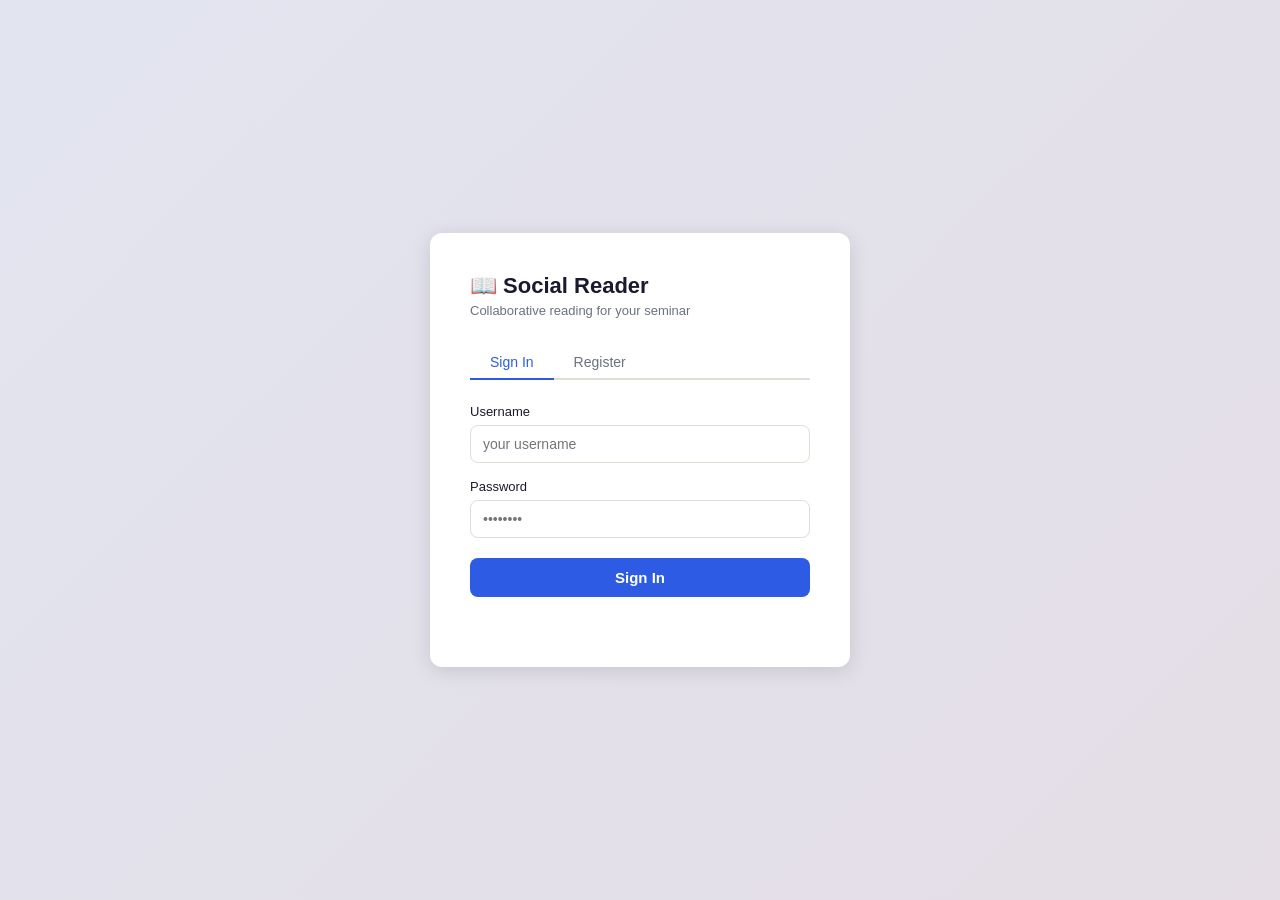
<file: static/index.html>
<!DOCTYPE html>
<html lang="en">
<head>
  <meta charset="UTF-8" />
  <meta name="viewport" content="width=device-width, initial-scale=1.0" />
  <title>Social Reader — Sign In</title>
  <link rel="stylesheet" href="/static/style.css" />
</head>
<body>
<div class="auth-wrapper">
  <div class="auth-card">
    <h1>📖 Social Reader</h1>
    <p class="subtitle">Collaborative reading for your seminar</p>

    <div class="tabs">
      <button class="tab-btn active" data-tab="login">Sign In</button>
      <button class="tab-btn" data-tab="register">Register</button>
    </div>

    <!-- Login -->
    <form id="login-form" class="tab-panel">
      <div class="form-group">
        <label>Username</label>
        <input id="login-username" type="text" placeholder="your username" autocomplete="username" required />
      </div>
      <div class="form-group">
        <label>Password</label>
        <input id="login-password" type="password" placeholder="••••••••" autocomplete="current-password" required />
      </div>
      <button class="btn-primary" type="submit">Sign In</button>
      <div class="error-msg" id="login-error"></div>
    </form>

    <!-- Register -->
    <form id="register-form" class="tab-panel" style="display:none">
      <div class="form-group">
        <label>Display Name</label>
        <input id="reg-name" type="text" placeholder="Your Full Name" required />
      </div>
      <div class="form-group">
        <label>Username</label>
        <input id="reg-username" type="text" placeholder="choose a username" autocomplete="username" required />
      </div>
      <div class="form-group">
        <label>Password</label>
        <input id="reg-password" type="password" placeholder="min 6 characters" autocomplete="new-password" required />
      </div>
      <div class="form-group">
        <label>Instructor Code <span style="color:var(--muted);font-weight:400">(leave blank if student)</span></label>
        <input id="reg-code" type="text" placeholder="optional" />
        <div class="hint">Only instructors need this code.</div>
      </div>
      <button class="btn-primary" type="submit">Create Account</button>
      <div class="error-msg" id="register-error"></div>
    </form>
  </div>
</div>

<script src="/static/app.js"></script>
<script>
  // Redirect if already logged in
  if (localStorage.getItem('token')) window.location.href = '/articles';

  // Tabs
  document.querySelectorAll('.tab-btn').forEach(btn => {
    btn.addEventListener('click', () => {
      document.querySelectorAll('.tab-btn').forEach(b => b.classList.remove('active'));
      document.querySelectorAll('.tab-panel').forEach(p => p.style.display = 'none');
      btn.classList.add('active');
      document.getElementById(btn.dataset.tab + '-form').style.display = 'block';
    });
  });

  // Login
  document.getElementById('login-form').addEventListener('submit', async e => {
    e.preventDefault();
    const btn = e.target.querySelector('button');
    const err = document.getElementById('login-error');
    err.textContent = '';
    btn.disabled = true; btn.textContent = 'Signing in…';
    try {
      const res = await API.post('/api/login', {
        username: document.getElementById('login-username').value.trim(),
        password: document.getElementById('login-password').value,
      });
      localStorage.setItem('token', res.token);
      localStorage.setItem('user', JSON.stringify(res.user));
      window.location.href = '/articles';
    } catch (ex) {
      err.textContent = ex.message;
    } finally {
      btn.disabled = false; btn.textContent = 'Sign In';
    }
  });

  // Register
  document.getElementById('register-form').addEventListener('submit', async e => {
    e.preventDefault();
    const btn = e.target.querySelector('button');
    const err = document.getElementById('register-error');
    err.textContent = '';
    const pw = document.getElementById('reg-password').value;
    if (pw.length < 6) { err.textContent = 'Password must be at least 6 characters.'; return; }
    btn.disabled = true; btn.textContent = 'Creating account…';
    try {
      const res = await API.post('/api/register', {
        username: document.getElementById('reg-username').value.trim(),
        display_name: document.getElementById('reg-name').value.trim(),
        password: pw,
        instructor_code: document.getElementById('reg-code').value.trim() || null,
      });
      localStorage.setItem('token', res.token);
      localStorage.setItem('user', JSON.stringify(res.user));
      window.location.href = '/articles';
    } catch (ex) {
      err.textContent = ex.message;
    } finally {
      btn.disabled = false; btn.textContent = 'Create Account';
    }
  });
</script>
</body>
</html>
</file>
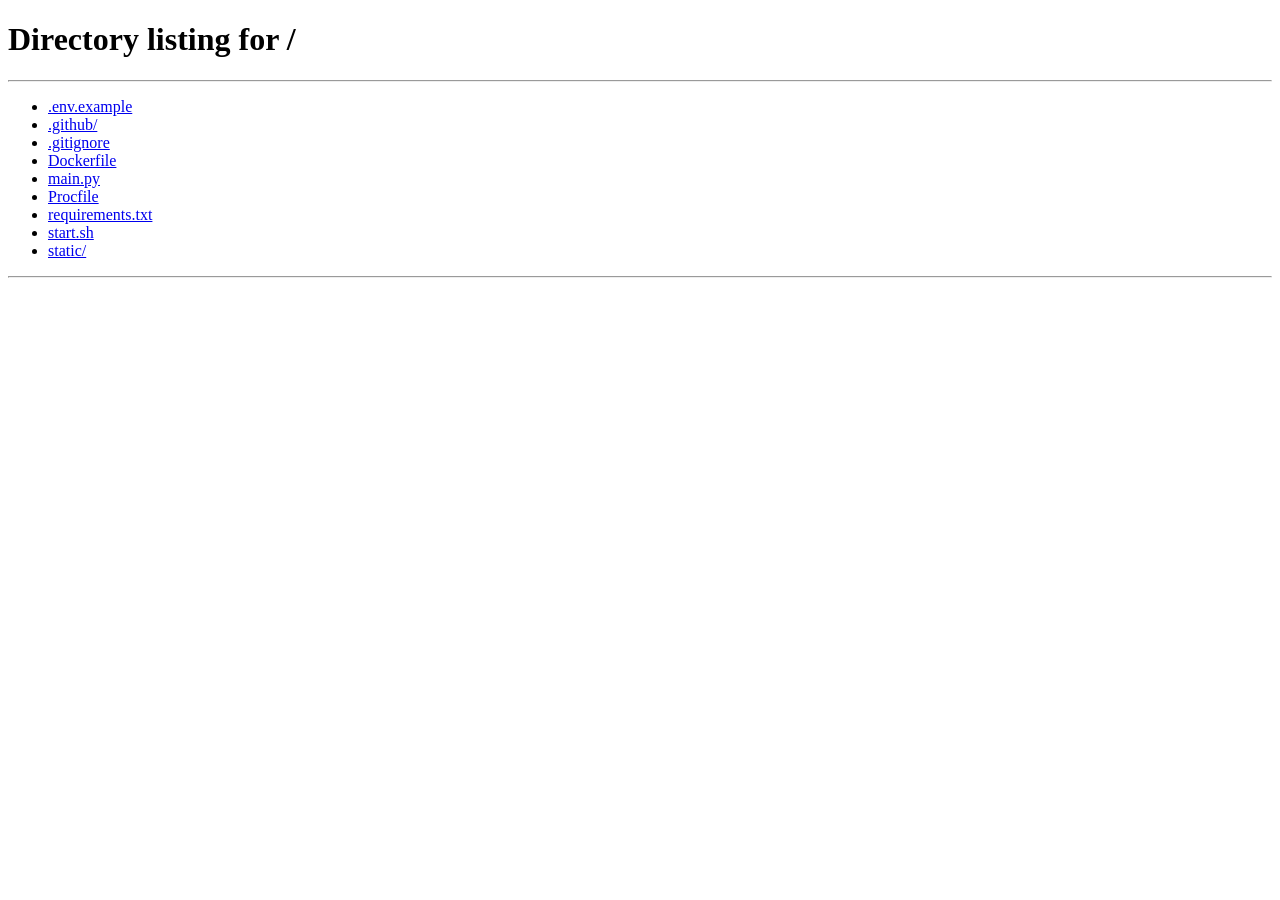
<file: static/articles.html>
<!DOCTYPE html>
<html lang="en">
<head>
  <meta charset="UTF-8" />
  <meta name="viewport" content="width=device-width, initial-scale=1.0" />
  <title>Social Reader</title>
  <link rel="stylesheet" href="/static/style.css" />
</head>
<body>

<header class="app-header">
  <span class="logo">📖 <span>Social</span>Reader</span>
  <div class="header-right">
    <div class="user-badge">
      <span id="user-name"></span>
      <span class="role-tag" id="user-role"></span>
    </div>
    <button class="btn-ghost" onclick="logout()">Sign out</button>
  </div>
</header>

<main class="page-body">
  <div style="display:flex;align-items:flex-end;justify-content:space-between;margin-bottom:28px;flex-wrap:wrap;gap:12px">
    <div>
      <h2 class="page-title" id="page-greeting">My Classes</h2>
      <p class="page-sub" id="page-sub"></p>
    </div>
    <button id="action-btn" class="btn-upload" style="display:none"></button>
  </div>

  <div id="classes-container">
    <div class="loading-wrap"><div class="spinner"></div></div>
  </div>
</main>

<!-- Create class modal -->
<div class="modal-overlay" id="create-class-modal">
  <div class="modal">
    <h3>새 수업 개설</h3>
    <div class="form-group">
      <label>수업명</label>
      <input id="class-name-input" type="text" placeholder="예: AI와 학습데이터 2024 봄" style="width:100%;padding:10px 12px" />
    </div>
    <div class="form-group">
      <label>수업 설명 <span style="color:var(--muted);font-weight:400">(선택)</span></label>
      <input id="class-desc-input" type="text" placeholder="간단한 설명…" style="width:100%;padding:10px 12px" />
    </div>
    <div class="modal-actions">
      <button class="btn-cancel" id="create-class-cancel">취소</button>
      <button class="btn-save" id="create-class-save">개설하기</button>
    </div>
    <div class="error-msg" id="create-class-error"></div>
  </div>
</div>

<!-- Join class modal -->
<div class="modal-overlay" id="join-class-modal">
  <div class="modal">
    <h3>수업 참여</h3>
    <div class="form-group">
      <label>참여 코드</label>
      <input id="join-code-input" type="text" placeholder="ABC123"
        style="width:100%;padding:12px;text-transform:uppercase;letter-spacing:4px;font-size:22px;font-weight:700;text-align:center" maxlength="6" />
      <div class="hint">교수님께 받은 6자리 코드를 입력하세요</div>
    </div>
    <div class="modal-actions">
      <button class="btn-cancel" id="join-class-cancel">취소</button>
      <button class="btn-save" id="join-class-save">참여하기</button>
    </div>
    <div class="error-msg" id="join-class-error"></div>
  </div>
</div>

<div id="toast" class="toast"></div>
<script src="/static/app.js"></script>
<script>
if (!requireAuth()) throw new Error('redirect');

const user = getUser();
document.getElementById('user-name').textContent = user.display_name;
document.getElementById('user-role').textContent = user.role === 'instructor' ? 'Instructor' : 'Student';

const actionBtn = document.getElementById('action-btn');
actionBtn.style.display = '';
if (user.role === 'instructor') {
  document.getElementById('page-sub').textContent = '수업을 개설하고 논문을 업로드하세요.';
  actionBtn.textContent = '+ 수업 개설';
  actionBtn.addEventListener('click', () => document.getElementById('create-class-modal').classList.add('open'));
} else {
  document.getElementById('page-sub').textContent = '참여 중인 수업을 선택해 논문을 읽어보세요.';
  actionBtn.textContent = '+ 수업 참여';
  actionBtn.addEventListener('click', () => document.getElementById('join-class-modal').classList.add('open'));
}

// ── Load classes ──────────────────────────────────────────────────────────────
async function loadClasses() {
  const container = document.getElementById('classes-container');
  container.innerHTML = '<div class="loading-wrap"><div class="spinner"></div></div>';
  try {
    const classes = await API.get('/api/classes');
    if (!classes.length) {
      container.innerHTML = `
        <div class="empty-state">
          <div class="icon">🏫</div>
          <p>${user.role === 'instructor'
            ? '"수업 개설" 버튼으로 첫 수업을 만들어보세요!'
            : '아직 참여한 수업이 없어요.<br>"수업 참여" 버튼으로 코드를 입력해 참여하세요.'}</p>
        </div>`;
      return;
    }
    container.innerHTML = '<div class="classes-grid" id="classes-grid"></div>';
    const grid = document.getElementById('classes-grid');
    classes.forEach(cls => {
      const card = document.createElement('div');
      card.className = 'class-card';
      card.innerHTML = `
        <div class="class-card-top">
          <div style="flex:1;min-width:0">
            <h3 class="class-card-name">${escHtml(cls.name)}</h3>
            ${cls.description ? `<p class="class-card-desc">${escHtml(cls.description)}</p>` : ''}
          </div>
        </div>
        <div class="class-card-stats">
          <span>📄 논문 ${cls.article_count}개</span>
          <span>👥 ${cls.member_count}명</span>
          ${user.role === 'instructor' ? `
            <span class="class-code-inline" title="참여 코드 클릭해서 복사" onclick="copyCode('${cls.join_code}',event)">
              🔑 ${cls.join_code}
            </span>` : ''}
        </div>
        <div class="class-card-footer">
          <button class="class-enter-btn" data-id="${cls.id}">수업 입장 →</button>
          ${user.role === 'instructor' ? `<button class="class-delete-btn" data-id="${cls.id}" data-name="${escHtml(cls.name)}">삭제</button>` : ''}
        </div>`;
      grid.appendChild(card);
    });

    grid.querySelectorAll('.class-enter-btn').forEach(btn =>
      btn.addEventListener('click', () => window.location.href = `/class/${btn.dataset.id}`)
    );
    grid.querySelectorAll('.class-delete-btn').forEach(btn => {
      btn.addEventListener('click', async (e) => {
        e.stopPropagation();
        if (!confirm(`"${btn.dataset.name}" 수업을 삭제할까요?`)) return;
        await API.del(`/api/classes/${btn.dataset.id}`);
        showToast('수업이 삭제됐어요.'); loadClasses();
      });
    });
  } catch (ex) {
    container.innerHTML = `<p style="color:var(--danger);padding:20px">${ex.message}</p>`;
  }
}

function copyCode(code, e) {
  e.stopPropagation();
  navigator.clipboard.writeText(code);
  showToast(`참여 코드 복사됨: ${code}`);
}

// ── Create class ──────────────────────────────────────────────────────────────
document.getElementById('create-class-cancel').addEventListener('click', () =>
  document.getElementById('create-class-modal').classList.remove('open')
);
document.getElementById('create-class-save').addEventListener('click', async () => {
  const name = document.getElementById('class-name-input').value.trim();
  const desc = document.getElementById('class-desc-input').value.trim();
  const err  = document.getElementById('create-class-error');
  if (!name) { err.textContent = '수업명을 입력해주세요.'; return; }
  err.textContent = '';
  try {
    const cls = await API.post('/api/classes', { name, description: desc });
    document.getElementById('create-class-modal').classList.remove('open');
    document.getElementById('class-name-input').value = '';
    document.getElementById('class-desc-input').value = '';
    showToast(`"${cls.name}" 수업 개설 완료! 🎉`);
    loadClasses();
  } catch (ex) { err.textContent = ex.message; }
});

// ── Join class ────────────────────────────────────────────────────────────────
document.getElementById('join-class-cancel').addEventListener('click', () =>
  document.getElementById('join-class-modal').classList.remove('open')
);
document.getElementById('join-code-input').addEventListener('input', e =>
  e.target.value = e.target.value.toUpperCase()
);
document.getElementById('join-class-save').addEventListener('click', async () => {
  const code = document.getElementById('join-code-input').value.trim();
  const err  = document.getElementById('join-class-error');
  if (!code) { err.textContent = '코드를 입력해주세요.'; return; }
  err.textContent = '';
  try {
    const cls = await API.post('/api/classes/join', { join_code: code });
    document.getElementById('join-class-modal').classList.remove('open');
    document.getElementById('join-code-input').value = '';
    showToast(`"${cls.name}" 수업에 참여했어요! 🎉`);
    loadClasses();
  } catch (ex) { err.textContent = ex.message; }
});

function escHtml(s) {
  return String(s).replace(/&/g,'&amp;').replace(/</g,'&lt;').replace(/>/g,'&gt;').replace(/"/g,'&quot;');
}

loadClasses();
</script>
</body>
</html>
</file>
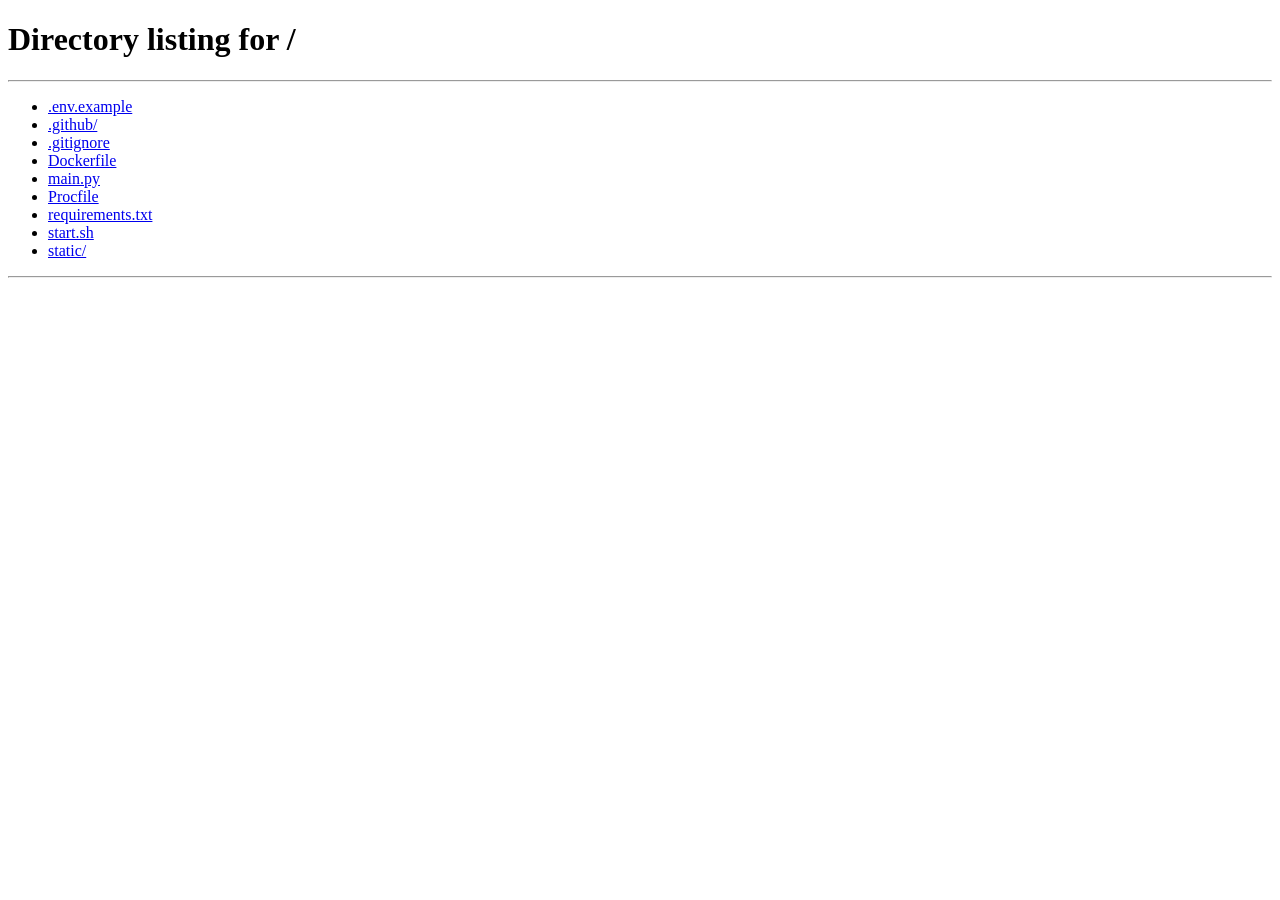
<file: static/class.html>
<!DOCTYPE html>
<html lang="en">
<head>
  <meta charset="UTF-8" />
  <meta name="viewport" content="width=device-width, initial-scale=1.0" />
  <title>Social Reader</title>
  <link rel="stylesheet" href="/static/style.css" />
</head>
<body>

<header class="app-header">
  <button class="btn-back" onclick="window.location.href='/articles'">← Classes</button>
  <div style="flex:1;display:flex;align-items:center;gap:10px;overflow:hidden;padding:0 8px">
    <span class="toolbar-title" id="class-title">Loading…</span>
    <span id="class-code-badge" style="display:none;font-family:monospace;font-size:13px;font-weight:700;letter-spacing:2px;color:var(--primary);background:#EEF2FF;padding:3px 10px;border-radius:6px;cursor:pointer;flex-shrink:0" title="클릭해서 복사"></span>
  </div>
  <div class="header-right">
    <div class="user-badge">
      <span id="user-name"></span>
      <span class="role-tag" id="user-role"></span>
    </div>
    <button class="btn-ghost" onclick="logout()">Sign out</button>
  </div>
</header>

<main class="page-body">
  <!-- Tab bar -->
  <div class="main-tabs">
    <button class="main-tab active" data-tab="articles">📄 Articles</button>
    <button class="main-tab" data-tab="my-annotations" id="tab-btn-my">🖊 My Annotations</button>
    <button class="main-tab" data-tab="students" id="tab-btn-students" style="display:none">👥 Students</button>
  </div>

  <!-- ── ARTICLES TAB ────────────────────────────────────────── -->
  <div id="tab-articles" class="tab-panel-content">
    <!-- Upload panel (instructor only) -->
    <div class="upload-panel" id="upload-panel" style="display:none">
      <h3>논문 업로드</h3>
      <form id="upload-form">
        <div class="upload-row">
          <div class="form-group" style="flex:1">
            <input id="article-title" type="text" placeholder="논문 제목…" required />
          </div>
          <label class="file-label">
            📎 PDF 선택
            <input id="article-file" type="file" accept=".pdf" required />
          </label>
          <button class="btn-upload" type="submit">업로드</button>
        </div>
        <div class="file-name" id="file-name">선택된 파일 없음</div>
        <div class="error-msg" id="upload-error"></div>
      </form>
    </div>

    <div id="articles-container">
      <div class="loading-wrap"><div class="spinner"></div></div>
    </div>
  </div>

  <!-- ── MY ANNOTATIONS TAB ────────────────────────────────── -->
  <div id="tab-my-annotations" class="tab-panel-content" style="display:none">
    <div style="display:flex;align-items:center;justify-content:space-between;margin-bottom:16px;flex-wrap:wrap;gap:10px">
      <div>
        <h3 style="font-size:18px;font-weight:700">My Annotations</h3>
        <p style="color:var(--muted);font-size:13px;margin-top:2px">이 수업에서 내가 남긴 어노테이션</p>
      </div>
      <select id="ann-filter-article" style="padding:8px 12px;border:1px solid var(--border);border-radius:var(--radius);font-size:13px">
        <option value="">모든 논문</option>
      </select>
    </div>
    <div id="my-annotations-container">
      <div class="loading-wrap"><div class="spinner"></div></div>
    </div>
  </div>

  <!-- ── STUDENTS TAB (instructor) ─────────────────────────── -->
  <div id="tab-students" class="tab-panel-content" style="display:none">
    <div style="margin-bottom:16px">
      <h3 style="font-size:18px;font-weight:700">Student Analytics</h3>
      <p style="color:var(--muted);font-size:13px;margin-top:2px">이 수업 학생들의 어노테이션 현황</p>
    </div>
    <div id="students-container">
      <div class="loading-wrap"><div class="spinner"></div></div>
    </div>
  </div>
</main>

<!-- Student detail modal -->
<div class="modal-overlay" id="student-detail-modal">
  <div class="modal" style="max-width:600px;max-height:80vh;display:flex;flex-direction:column">
    <div style="display:flex;align-items:center;justify-content:space-between;margin-bottom:16px">
      <h3 id="student-detail-name" style="margin:0"></h3>
      <button class="btn-cancel" id="student-detail-close" style="width:auto;padding:6px 14px">닫기</button>
    </div>
    <div id="student-detail-stats" style="display:flex;gap:12px;margin-bottom:16px;flex-wrap:wrap"></div>
    <div id="student-detail-list" style="overflow-y:auto;flex:1"></div>
  </div>
</div>

<div id="toast" class="toast"></div>
<script src="/static/app.js"></script>
<script>
if (!requireAuth()) throw new Error('redirect');

const user = getUser();
const classId = parseInt(window.location.pathname.split('/').pop(), 10);

document.getElementById('user-name').textContent = user.display_name;
document.getElementById('user-role').textContent = user.role === 'instructor' ? 'Instructor' : 'Student';

if (user.role === 'instructor') {
  document.getElementById('upload-panel').style.display = 'block';
  document.getElementById('tab-btn-students').style.display = '';
  document.getElementById('tab-btn-my').style.display = 'none';
} else {
  document.getElementById('tab-btn-my').style.display = '';
}

// ── Load class info ────────────────────────────────────────────────────────────
async function loadClassInfo() {
  try {
    const cls = await API.get(`/api/classes/${classId}/info`);
    document.getElementById('class-title').textContent = cls.name;
    document.title = cls.name + ' — Social Reader';
    if (user.role === 'instructor') {
      const badge = document.getElementById('class-code-badge');
      badge.style.display = '';
      badge.textContent = '🔑 ' + cls.join_code;
      badge.addEventListener('click', () => {
        navigator.clipboard.writeText(cls.join_code);
        showToast(`참여 코드 복사됨: ${cls.join_code}`);
      });
    }
  } catch {}
}

// ── Tab switching ──────────────────────────────────────────────────────────────
function switchTab(name) {
  document.querySelectorAll('.main-tab').forEach(t => t.classList.toggle('active', t.dataset.tab === name));
  document.querySelectorAll('.tab-panel-content').forEach(p => p.style.display = 'none');
  document.getElementById(`tab-${name}`).style.display = 'block';
  if (name === 'articles')       loadArticles();
  if (name === 'my-annotations') { loadMyAnnotations(); logEvent('annotation_list_view', { class_id: classId }); }
  if (name === 'students')       loadStudents();
}
document.querySelectorAll('.main-tab').forEach(btn =>
  btn.addEventListener('click', () => switchTab(btn.dataset.tab))
);

// ── Upload ─────────────────────────────────────────────────────────────────────
document.getElementById('article-file').addEventListener('change', e =>
  document.getElementById('file-name').textContent = e.target.files[0]?.name || '선택된 파일 없음'
);
document.getElementById('upload-form').addEventListener('submit', async e => {
  e.preventDefault();
  const btn = e.target.querySelector('button[type=submit]');
  const err = document.getElementById('upload-error');
  err.textContent = '';
  const title = document.getElementById('article-title').value.trim();
  const file  = document.getElementById('article-file').files[0];
  if (!title || !file) return;
  btn.disabled = true; btn.textContent = '업로드 중…';
  try {
    const fd = new FormData();
    fd.append('title', title);
    fd.append('file', file);
    fd.append('class_id', classId);
    await API.postForm('/api/articles', fd);
    document.getElementById('article-title').value = '';
    document.getElementById('article-file').value = '';
    document.getElementById('file-name').textContent = '선택된 파일 없음';
    showToast('업로드 완료!');
    loadArticles();
  } catch (ex) { err.textContent = ex.message; }
  finally { btn.disabled = false; btn.textContent = '업로드'; }
});

// ── Articles ───────────────────────────────────────────────────────────────────
async function loadArticles() {
  const container = document.getElementById('articles-container');
  container.innerHTML = '<div class="loading-wrap"><div class="spinner"></div></div>';
  try {
    const articles = await API.get(`/api/articles?class_id=${classId}`);

    // Populate My Annotations filter
    const annFilter = document.getElementById('ann-filter-article');
    annFilter.innerHTML = '<option value="">모든 논문</option>';
    articles.forEach(a => annFilter.innerHTML += `<option value="${a.id}">${escHtml(a.title)}</option>`);

    if (!articles.length) {
      container.innerHTML = `
        <div class="empty-state">
          <div class="icon">📄</div>
          <p>${user.role === 'instructor' ? '위에서 첫 논문을 업로드해보세요!' : '아직 업로드된 논문이 없어요.'}</p>
        </div>`;
      return;
    }
    container.innerHTML = '<div class="articles-grid" id="articles-grid"></div>';
    const grid = document.getElementById('articles-grid');
    articles.forEach(a => {
      const card = document.createElement('div');
      card.className = 'article-card';
      card.innerHTML = `
        <div class="article-info" style="flex:1">
          <div class="title-row" data-id="${a.id}">
            <h4 class="title-text">${escHtml(a.title)}</h4>
            ${user.role === 'instructor' ? `<button class="btn-edit-title" data-id="${a.id}" data-title="${escHtml(a.title)}" title="제목 수정">✏️</button>` : ''}
          </div>
          <div class="article-meta">
            by ${escHtml(a.uploaded_by_name)} · ${fmtDate(a.created_at)}
          </div>
        </div>
        <div class="article-actions">
          ${user.role === 'instructor' ? `<button class="btn-delete" data-id="${a.id}">삭제</button>` : ''}
          <button class="btn-read" data-id="${a.id}">읽기 →</button>
        </div>`;
      grid.appendChild(card);
    });

    grid.querySelectorAll('.btn-read').forEach(btn =>
      btn.addEventListener('click', () => window.location.href = `/reader/${btn.dataset.id}`)
    );
    grid.querySelectorAll('.btn-edit-title').forEach(btn => {
      btn.addEventListener('click', (e) => {
        e.stopPropagation();
        const titleRow = btn.closest('.title-row');
        const oldTitle = btn.dataset.title;
        const id = btn.dataset.id;
        titleRow.innerHTML = `
          <input class="inline-title-input" value="${escHtml(oldTitle)}" style="flex:1;font-size:15px;font-weight:600;padding:4px 8px;border:2px solid var(--primary);border-radius:6px;outline:none" />
          <button class="btn-save-title" style="background:var(--primary);color:#fff;padding:4px 12px;border-radius:6px;font-size:13px;margin-left:6px">저장</button>
          <button class="btn-cancel-title" style="background:var(--bg);color:var(--muted);padding:4px 10px;border-radius:6px;font-size:13px;margin-left:4px">취소</button>`;
        const input = titleRow.querySelector('.inline-title-input');
        input.focus(); input.select();
        async function saveTitle() {
          const newTitle = input.value.trim();
          if (!newTitle) return;
          await fetch(`/api/articles/${id}`, { method:'PATCH', headers:{'Content-Type':'application/json','Authorization':`Bearer ${localStorage.getItem('token')}`}, body: JSON.stringify({title:newTitle}) });
          showToast('제목 수정 완료!'); loadArticles();
        }
        titleRow.querySelector('.btn-save-title').addEventListener('click', saveTitle);
        titleRow.querySelector('.btn-cancel-title').addEventListener('click', loadArticles);
        input.addEventListener('keydown', e => { if (e.key==='Enter') saveTitle(); if (e.key==='Escape') loadArticles(); });
      });
    });
    grid.querySelectorAll('.btn-delete').forEach(btn => {
      btn.addEventListener('click', async (e) => {
        e.stopPropagation();
        if (!confirm('이 논문과 모든 어노테이션을 삭제할까요?')) return;
        btn.disabled = true;
        try { await API.del(`/api/articles/${btn.dataset.id}`); showToast('삭제됐어요.'); loadArticles(); }
        catch { btn.disabled = false; }
      });
    });
  } catch (ex) {
    container.innerHTML = `<p style="color:var(--danger)">${ex.message}</p>`;
  }
}

// ── My Annotations ─────────────────────────────────────────────────────────────
document.getElementById('ann-filter-article').addEventListener('change', loadMyAnnotations);

async function loadMyAnnotations() {
  const container = document.getElementById('my-annotations-container');
  container.innerHTML = '<div class="loading-wrap"><div class="spinner"></div></div>';
  const articleId = document.getElementById('ann-filter-article').value;
  try {
    const url = articleId ? `/api/my-annotations?article_id=${articleId}` : '/api/my-annotations';
    const anns = await API.get(url);

    // Filter to only this class's articles
    const classArticles = await API.get(`/api/articles?class_id=${classId}`);
    const classArticleIds = new Set(classArticles.map(a => a.id));
    const filtered = anns.filter(a => classArticleIds.has(a.article_id));

    if (!filtered.length) {
      container.innerHTML = '<div class="empty-state"><div class="icon">🖊</div><p>아직 어노테이션이 없어요.<br>논문을 읽으면서 하이라이트나 노트를 남겨보세요!</p></div>';
      return;
    }
    const grouped = {};
    filtered.forEach(a => {
      if (!grouped[a.article_id]) grouped[a.article_id] = { title: a.article_title, id: a.article_id, items: [] };
      grouped[a.article_id].items.push(a);
    });
    container.innerHTML = '';
    Object.values(grouped).forEach(group => {
      const section = document.createElement('div');
      section.style.cssText = 'margin-bottom:24px';
      section.innerHTML = `
        <div style="display:flex;align-items:center;justify-content:space-between;margin-bottom:10px">
          <h4 style="font-size:15px;font-weight:700">${escHtml(group.title)}</h4>
          <button class="btn-read" data-id="${group.id}" style="font-size:12px;padding:5px 12px">읽기 →</button>
        </div>
        <div class="ann-overview-list"></div>`;
      section.querySelector('.btn-read').addEventListener('click', () => window.location.href = `/reader/${group.id}`);
      const list = section.querySelector('.ann-overview-list');
      group.items.forEach(ann => {
        const preview = ann.type === 'note' ? ann.data.text : (ann.data.selectedText || '');
        const item = document.createElement('div');
        item.className = 'ann-overview-item';
        item.innerHTML = `
          <span class="ann-type-badge ${ann.type}">${{highlight:'Highlight',underline:'Underline',note:'Note'}[ann.type]}</span>
          <span style="font-size:12px;color:var(--muted);margin:0 8px">p.${ann.page}</span>
          <span style="font-size:13px;flex:1">${preview ? `"${escHtml(preview.slice(0,120))}"` : ''}</span>
          <span style="font-size:11px;color:var(--muted)">${fmtDate(ann.created_at)}</span>`;
        list.appendChild(item);
      });
      container.appendChild(section);
    });
  } catch (ex) {
    container.innerHTML = `<p style="color:var(--danger)">${ex.message}</p>`;
  }
}

// ── Students (instructor) ──────────────────────────────────────────────────────
async function loadStudents() {
  const container = document.getElementById('students-container');
  container.innerHTML = '<div class="loading-wrap"><div class="spinner"></div></div>';
  try {
    const students = await API.get(`/api/classes/${classId}/members`);
    if (!students.length) {
      container.innerHTML = '<div class="empty-state"><div class="icon">👥</div><p>아직 이 수업에 참여한 학생이 없어요.</p></div>';
      return;
    }
    container.innerHTML = '';
    students.forEach(s => {
      const card = document.createElement('div');
      card.className = 'article-card';
      card.innerHTML = `
        <div style="flex:1">
          <div style="display:flex;align-items:center;gap:8px;margin-bottom:8px">
            <span style="width:34px;height:34px;border-radius:50%;background:${userColor(s.id)};color:#fff;display:flex;align-items:center;justify-content:center;font-weight:700;font-size:15px;flex-shrink:0">${s.display_name.charAt(0)}</span>
            <div>
              <div style="font-weight:600;font-size:14px">${escHtml(s.display_name)}</div>
              <div style="font-size:12px;color:var(--muted)">@${escHtml(s.username)}</div>
            </div>
          </div>
          <div style="display:flex;gap:8px;flex-wrap:wrap">
            <span class="ann-stat-badge">전체 <strong>${s.annotation_count||0}</strong></span>
            <span class="ann-stat-badge highlight-bg">하이라이트 <strong>${s.highlight_count||0}</strong></span>
            <span class="ann-stat-badge underline-bg">밑줄 <strong>${s.underline_count||0}</strong></span>
            <span class="ann-stat-badge note-bg">노트 <strong>${s.note_count||0}</strong></span>
          </div>
        </div>
        <button class="btn-read" style="font-size:12px;padding:6px 14px">상세보기 →</button>`;
      card.querySelector('.btn-read').addEventListener('click', () => showStudentDetail(s));
      container.appendChild(card);
    });
  } catch (ex) {
    container.innerHTML = `<p style="color:var(--danger)">${ex.message}</p>`;
  }
}

function showStudentDetail(s) {
  document.getElementById('student-detail-name').textContent = s.display_name + '의 어노테이션';
  document.getElementById('student-detail-stats').innerHTML = `
    <span class="ann-stat-badge">전체 <strong>${s.annotation_count||0}</strong></span>
    <span class="ann-stat-badge highlight-bg">하이라이트 <strong>${s.highlight_count||0}</strong></span>
    <span class="ann-stat-badge underline-bg">밑줄 <strong>${s.underline_count||0}</strong></span>
    <span class="ann-stat-badge note-bg">노트 <strong>${s.note_count||0}</strong></span>`;
  const listEl = document.getElementById('student-detail-list');
  if (!s.annotations?.length) {
    listEl.innerHTML = '<p style="color:var(--muted);font-size:13px">어노테이션이 없습니다.</p>';
  } else {
    const grouped = {};
    s.annotations.forEach(a => {
      if (!grouped[a.article_id]) grouped[a.article_id] = { title: a.article_title, items: [] };
      grouped[a.article_id].items.push(a);
    });
    listEl.innerHTML = '';
    Object.values(grouped).forEach(g => {
      const sec = document.createElement('div');
      sec.style.marginBottom = '16px';
      sec.innerHTML = `<div style="font-size:13px;font-weight:700;color:var(--primary);margin-bottom:8px;padding-bottom:4px;border-bottom:1px solid var(--border)">${escHtml(g.title)}</div>`;
      g.items.forEach(ann => {
        const preview = ann.type === 'note' ? ann.data.text : (ann.data.selectedText || '');
        const item = document.createElement('div');
        item.className = 'ann-overview-item';
        item.innerHTML = `
          <span class="ann-type-badge ${ann.type}">${{highlight:'Highlight',underline:'Underline',note:'Note'}[ann.type]}</span>
          <span style="font-size:12px;color:var(--muted);margin:0 8px">p.${ann.page}</span>
          <span style="font-size:13px;flex:1">${preview ? `"${escHtml(preview.slice(0,100))}"` : ''}</span>`;
        sec.appendChild(item);
      });
      listEl.appendChild(sec);
    });
  }
  document.getElementById('student-detail-modal').classList.add('open');
}
document.getElementById('student-detail-close').addEventListener('click', () =>
  document.getElementById('student-detail-modal').classList.remove('open')
);

function escHtml(s) {
  return String(s).replace(/&/g,'&amp;').replace(/</g,'&lt;').replace(/>/g,'&gt;').replace(/"/g,'&quot;');
}
function fmtDate(s) {
  return new Date(s + (s.includes('Z') ? '' : 'Z')).toLocaleDateString('ko-KR', { year:'numeric', month:'short', day:'numeric' });
}

loadClassInfo();
loadArticles();
</script>
</body>
</html>
</file>
<file: static/style.css>
/* ── Reset & Base ─────────────────────────────────────────────────────────── */
*, *::before, *::after { box-sizing: border-box; margin: 0; padding: 0; }

:root {
  --bg:        #F5F4F0;
  --surface:   #FFFFFF;
  --border:    #E0DDD5;
  --primary:   #2D5BE3;
  --primary-h: #1A3FA0;
  --danger:    #E53E3E;
  --text:      #1A1A2E;
  --muted:     #6B7280;
  --radius:    8px;
  --shadow:    0 1px 4px rgba(0,0,0,0.08);
  --shadow-lg: 0 4px 20px rgba(0,0,0,0.12);
  --toolbar-h: 56px;
  --sidebar-w: 300px;

  /* annotation user palette */
  --u0: #E53E3E; --u1: #D97706; --u2: #059669; --u3: #2563EB;
  --u4: #7C3AED; --u5: #DB2777; --u6: #0891B2; --u7: #65A30D;
}

body { font-family: -apple-system, BlinkMacSystemFont, "Segoe UI", sans-serif;
       background: var(--bg); color: var(--text); font-size: 14px; }

a { color: var(--primary); text-decoration: none; }
a:hover { text-decoration: underline; }

button {
  cursor: pointer; border: none; border-radius: var(--radius);
  font-size: 14px; font-family: inherit;
  transition: background 0.15s, opacity 0.15s;
}
button:disabled { opacity: 0.5; cursor: not-allowed; }

input, textarea {
  font-family: inherit; font-size: 14px; border: 1px solid var(--border);
  border-radius: var(--radius); outline: none; transition: border-color 0.15s;
}
input:focus, textarea:focus { border-color: var(--primary); }

/* ── Auth Page ────────────────────────────────────────────────────────────── */
.auth-wrapper {
  min-height: 100vh; display: flex; align-items: center; justify-content: center;
  background: linear-gradient(135deg, #667eea22 0%, #764ba222 100%);
}
.auth-card {
  background: var(--surface); border-radius: 12px; box-shadow: var(--shadow-lg);
  padding: 40px; width: 100%; max-width: 420px;
}
.auth-card h1 { font-size: 22px; margin-bottom: 4px; color: var(--text); }
.auth-card .subtitle { color: var(--muted); margin-bottom: 28px; font-size: 13px; }

.tabs { display: flex; border-bottom: 2px solid var(--border); margin-bottom: 24px; }
.tab-btn {
  background: none; padding: 8px 20px; font-size: 14px; font-weight: 500;
  color: var(--muted); border-bottom: 2px solid transparent; margin-bottom: -2px;
  border-radius: 0;
}
.tab-btn.active { color: var(--primary); border-bottom-color: var(--primary); }

.form-group { margin-bottom: 16px; }
.form-group label { display: block; font-weight: 500; margin-bottom: 6px; font-size: 13px; }
.form-group input { width: 100%; padding: 10px 12px; }
.form-group .hint { font-size: 12px; color: var(--muted); margin-top: 4px; }

.btn-primary {
  width: 100%; padding: 11px; background: var(--primary); color: #fff;
  font-weight: 600; font-size: 15px; margin-top: 4px;
}
.btn-primary:hover { background: var(--primary-h); }

.error-msg { color: var(--danger); font-size: 13px; margin-top: 10px; min-height: 20px; }

/* ── Articles Page ────────────────────────────────────────────────────────── */
.app-header {
  background: var(--surface); border-bottom: 1px solid var(--border);
  padding: 0 24px; height: var(--toolbar-h);
  display: flex; align-items: center; justify-content: space-between;
  position: sticky; top: 0; z-index: 50;
}
.app-header .logo { font-weight: 700; font-size: 16px; color: var(--text); }
.app-header .logo span { color: var(--primary); }
.header-right { display: flex; align-items: center; gap: 12px; }
.user-badge {
  font-size: 13px; color: var(--muted);
  display: flex; align-items: center; gap: 6px;
}
.user-badge .role-tag {
  background: var(--primary); color: #fff; font-size: 11px; font-weight: 600;
  padding: 2px 7px; border-radius: 20px;
}
.btn-ghost {
  background: none; color: var(--muted); padding: 6px 12px; font-size: 13px;
}
.btn-ghost:hover { background: var(--bg); color: var(--text); }

.page-body { max-width: 860px; margin: 0 auto; padding: 32px 24px; }
.page-title { font-size: 24px; font-weight: 700; margin-bottom: 4px; }
.page-sub { color: var(--muted); margin-bottom: 28px; }

/* Upload panel */
.upload-panel {
  background: var(--surface); border: 1px solid var(--border); border-radius: var(--radius);
  padding: 20px 24px; margin-bottom: 28px;
}
.upload-panel h3 { font-size: 15px; margin-bottom: 14px; }
.upload-row { display: flex; gap: 10px; flex-wrap: wrap; align-items: flex-end; }
.upload-row .form-group { flex: 1; min-width: 200px; margin: 0; }
.upload-row .form-group input { width: 100%; padding: 9px 12px; }
.file-label {
  display: inline-flex; align-items: center; gap: 6px;
  background: var(--bg); border: 1px solid var(--border); border-radius: var(--radius);
  padding: 9px 14px; cursor: pointer; font-size: 13px; white-space: nowrap;
  transition: border-color 0.15s;
}
.file-label:hover { border-color: var(--primary); }
.file-label input { display: none; }
.file-name { font-size: 12px; color: var(--muted); margin-top: 4px; }
.btn-upload {
  background: var(--primary); color: #fff; padding: 9px 20px; font-weight: 600;
  white-space: nowrap;
}
.btn-upload:hover { background: var(--primary-h); }

/* Article list */
.articles-grid { display: flex; flex-direction: column; gap: 10px; }
.article-card {
  background: var(--surface); border: 1px solid var(--border); border-radius: var(--radius);
  padding: 16px 20px; display: flex; align-items: center; justify-content: space-between;
  transition: box-shadow 0.15s, border-color 0.15s; cursor: pointer;
}
.article-card:hover { box-shadow: var(--shadow-lg); border-color: #c5c0b5; }
.article-info h4 { font-size: 15px; font-weight: 600; margin-bottom: 4px; }
.article-meta { font-size: 12px; color: var(--muted); }
.article-actions { display: flex; gap: 8px; }
.btn-read {
  background: var(--primary); color: #fff; padding: 7px 16px; font-weight: 500;
}
.btn-read:hover { background: var(--primary-h); }
.btn-delete {
  background: none; color: var(--danger); border: 1px solid #fca5a5;
  padding: 7px 12px;
}
.btn-delete:hover { background: #fef2f2; }

.empty-state {
  text-align: center; padding: 60px 0; color: var(--muted);
}
.empty-state .icon { font-size: 40px; margin-bottom: 12px; }

/* ── Reader Page ──────────────────────────────────────────────────────────── */
.reader-layout { display: flex; flex-direction: column; height: 100vh; overflow: hidden; }

/* toolbar */
.reader-toolbar {
  height: var(--toolbar-h); background: var(--surface); border-bottom: 1px solid var(--border);
  display: flex; align-items: center; gap: 4px; padding: 0 12px;
  flex-shrink: 0; z-index: 50; overflow: hidden;
}

/* 중간 영역: 제목 + 도구 — 공간 부족 시 가로 스크롤 */
.toolbar-center {
  flex: 1; min-width: 0;
  display: flex; align-items: center; gap: 4px;
  overflow-x: auto; overflow-y: hidden;
  scrollbar-width: none;
}
.toolbar-center::-webkit-scrollbar { display: none; }

/* 우측 고정 영역이 절대 밀리지 않도록 */
.zoom-controls { flex-shrink: 0; }
.btn-sidebar-toggle { flex-shrink: 0; }
.tool-btn { flex-shrink: 0; }
.toolbar-sep { width: 1px; height: 26px; background: var(--border); margin: 0 6px; }
.toolbar-title {
  flex: 1; min-width: 0; font-weight: 600; font-size: 14px; overflow: hidden;
  text-overflow: ellipsis; white-space: nowrap; padding: 0 8px;
}
.btn-back {
  display: flex; align-items: center; gap: 4px;
  background: none; color: var(--muted); padding: 6px 10px; font-size: 13px;
}
.btn-back:hover { background: var(--bg); color: var(--text); }

.tool-btn {
  display: flex; align-items: center; gap: 5px;
  background: none; color: var(--muted); padding: 6px 12px;
  border-radius: var(--radius); font-size: 13px; font-weight: 500;
  border: 1px solid transparent;
}
.tool-btn:hover { background: var(--bg); color: var(--text); }
.tool-btn.active {
  background: #EEF2FF; color: var(--primary); border-color: #C7D2FE;
}
.tool-btn .tool-icon { font-size: 15px; line-height: 1; }

/* color picker row */
.color-swatches { display: flex; gap: 5px; align-items: center; }
.color-swatch {
  width: 20px; height: 20px; border-radius: 50%; cursor: pointer;
  border: 2px solid transparent; transition: transform 0.1s;
}
.color-swatch:hover { transform: scale(1.2); }
.color-swatch.selected { border-color: #1A1A2E; }

/* zoom controls */
.zoom-controls {
  display: flex; align-items: center; gap: 2px; flex-shrink: 0;
}
.zoom-btn {
  background: none; color: var(--muted); border: 1px solid transparent;
  border-radius: var(--radius); font-size: 16px; font-weight: 500;
  padding: 3px 9px; line-height: 1; cursor: pointer;
  transition: background 0.12s, color 0.12s;
}
.zoom-btn:hover { background: var(--bg); color: var(--text); }
.zoom-fit-btn { font-size: 14px; }
.zoom-display {
  min-width: 44px; text-align: center; font-size: 12px;
  color: var(--muted); font-variant-numeric: tabular-nums; user-select: none;
}

/* sidebar toggle */
.btn-sidebar-toggle {
  background: none; color: var(--muted); padding: 6px 10px; font-size: 18px;
}
.btn-sidebar-toggle:hover { background: var(--bg); }

/* reader body */
.reader-body { flex: 1; display: flex; overflow: hidden; }

/* PDF viewer */
.pdf-viewer {
  flex: 1; overflow-y: auto; background: #888; padding: 20px;
  display: flex; flex-direction: column; align-items: center; gap: 16px;
}

.page-wrapper {
  position: relative; background: #fff;
  box-shadow: 0 2px 12px rgba(0,0,0,0.25);
}
.page-wrapper canvas { display: block; }

/* text layer */
.textLayer {
  position: absolute; inset: 0; overflow: hidden;
  opacity: 1; line-height: 1; pointer-events: auto;
}
.textLayer span, .textLayer br {
  color: transparent; position: absolute; white-space: pre;
  cursor: text; transform-origin: 0% 0%;
}
.textLayer ::selection { background: rgba(0, 0, 255, 0.25); }
.textLayer .highlight { background-color: rgba(180, 0, 170, 0.25); }

/* annotation SVG layer */
.annotation-layer {
  position: absolute; inset: 0; pointer-events: none; overflow: visible;
}
.annotation-layer.note-mode { pointer-events: all; cursor: crosshair; }
.annotation-layer.erase-mode { pointer-events: all; }

.ann-group { cursor: pointer; }
.ann-group:hover .ann-tooltip { display: block; }

/* 드래그-to-영역 하이라이트 프리뷰 (스캔 논문 폴백) */
.drag-highlight-preview {
  position: absolute; pointer-events: none; z-index: 10;
  opacity: 0.4; border-radius: 2px;
  border: 1.5px dashed rgba(0,0,0,0.25);
}

/* note icon */
.note-icon { font-size: 18px; }

/* sidebar */
.reader-sidebar {
  width: var(--sidebar-w); background: var(--surface);
  border-left: 1px solid var(--border); display: flex; flex-direction: column;
  overflow: hidden; flex-shrink: 0; transition: width 0.2s;
}
.reader-sidebar.collapsed { width: 0; border-left: none; }

.sidebar-header {
  padding: 14px 16px; border-bottom: 1px solid var(--border);
  display: flex; align-items: center; justify-content: space-between; flex-shrink: 0;
}
.sidebar-header h3 { font-size: 14px; font-weight: 600; }
.sidebar-count {
  font-size: 11px; background: var(--bg); color: var(--muted);
  padding: 2px 8px; border-radius: 20px;
}

.sidebar-list { overflow-y: auto; flex: 1; padding: 8px; }

.ann-item {
  padding: 10px 12px; border-radius: var(--radius); margin-bottom: 4px;
  border: 1px solid transparent; cursor: pointer; transition: background 0.1s;
}
.ann-item:hover { background: var(--bg); }
.ann-item.mine { border-color: var(--border); }

.ann-item-header {
  display: flex; align-items: center; justify-content: space-between; margin-bottom: 4px;
}
.ann-user { font-size: 12px; font-weight: 600; display: flex; align-items: center; gap: 5px; }
.ann-user .dot { width: 8px; height: 8px; border-radius: 50%; display: inline-block; }
.ann-page { font-size: 11px; color: var(--muted); }

.ann-type-badge {
  font-size: 10px; font-weight: 600; padding: 1px 6px; border-radius: 10px;
  text-transform: uppercase; letter-spacing: 0.5px;
}
.ann-type-badge.highlight { background: #FEF9C3; color: #854D0E; }
.ann-type-badge.underline { background: #DBEAFE; color: #1E40AF; }
.ann-type-badge.note      { background: #DCFCE7; color: #166534; }

.ann-time { font-size: 11px; color: var(--muted); margin-top: 2px; opacity: 0.75; }
.ann-text {
  font-size: 12px; color: var(--muted); margin-top: 4px;
  overflow: hidden; display: -webkit-box;
  -webkit-line-clamp: 2; -webkit-box-orient: vertical;
}
.ann-delete-btn {
  background: none; color: var(--danger); font-size: 13px;
  padding: 2px 6px; opacity: 0; transition: opacity 0.15s;
}
.ann-item:hover .ann-delete-btn { opacity: 1; }
.ann-delete-btn:hover { background: #fef2f2; border-radius: 4px; }

/* ── Modal ────────────────────────────────────────────────────────────────── */
.modal-overlay {
  display: none; position: fixed; inset: 0;
  background: rgba(0,0,0,0.4); z-index: 200;
  align-items: center; justify-content: center;
}
.modal-overlay.open { display: flex; }
.modal {
  background: var(--surface); border-radius: 12px; padding: 24px;
  width: 100%; max-width: 420px; box-shadow: var(--shadow-lg);
}
.modal h3 { font-size: 16px; font-weight: 600; margin-bottom: 14px; }
.modal textarea {
  width: 100%; padding: 10px 12px; resize: vertical;
  min-height: 100px; border-radius: var(--radius);
}
.modal-actions { display: flex; gap: 8px; justify-content: flex-end; margin-top: 14px; }
.btn-cancel { background: var(--bg); color: var(--text); padding: 8px 16px; }
.btn-cancel:hover { background: var(--border); }
.btn-save { background: var(--primary); color: #fff; padding: 8px 16px; font-weight: 600; }
.btn-save:hover { background: var(--primary-h); }

/* ── Toast ────────────────────────────────────────────────────────────────── */
.toast {
  position: fixed; bottom: 24px; left: 50%; transform: translateX(-50%);
  background: #1A1A2E; color: #fff; padding: 10px 20px; border-radius: 20px;
  font-size: 13px; z-index: 300; opacity: 0; pointer-events: none;
  transition: opacity 0.2s;
}
.toast.show { opacity: 1; }

/* ── Spinner ──────────────────────────────────────────────────────────────── */
.spinner {
  width: 32px; height: 32px; border: 3px solid var(--border);
  border-top-color: var(--primary); border-radius: 50%; animation: spin 0.7s linear infinite;
}
@keyframes spin { to { transform: rotate(360deg); } }
.loading-wrap { display: flex; justify-content: center; padding: 40px; }

/* ── Class cards ──────────────────────────────────────────────────────────── */
.classes-grid {
  display: grid;
  grid-template-columns: repeat(auto-fill, minmax(280px, 1fr));
  gap: 16px;
}
.class-card {
  background: var(--surface); border: 1px solid var(--border);
  border-radius: 12px; padding: 20px;
  display: flex; flex-direction: column; gap: 14px;
  transition: box-shadow 0.15s, border-color 0.15s;
}
.class-card:hover { box-shadow: var(--shadow-lg); border-color: #c5c0b5; }

.class-card-top { display: flex; align-items: flex-start; gap: 12px; }
.class-card-icon {
  width: 44px; height: 44px; border-radius: 10px;
  background: linear-gradient(135deg, var(--primary), #7C3AED);
  color: #fff; font-size: 20px; font-weight: 700;
  display: flex; align-items: center; justify-content: center; flex-shrink: 0;
}
.class-card-name { font-size: 16px; font-weight: 700; margin-bottom: 4px; line-height: 1.3; }
.class-card-desc { font-size: 13px; color: var(--muted); line-height: 1.4; }

.class-card-stats {
  display: flex; gap: 12px; flex-wrap: wrap;
  font-size: 13px; color: var(--muted);
}
.class-code-inline {
  font-family: monospace; font-weight: 700; letter-spacing: 1px;
  color: var(--primary); background: #EEF2FF;
  padding: 2px 8px; border-radius: 6px; cursor: pointer;
  transition: background 0.1s;
}
.class-code-inline:hover { background: #C7D2FE; }

.class-card-footer { display: flex; align-items: center; justify-content: space-between; gap: 8px; }
.class-enter-btn {
  background: var(--primary); color: #fff;
  padding: 8px 18px; border-radius: var(--radius); font-weight: 600; font-size: 14px;
}
.class-enter-btn:hover { background: var(--primary-h); }
.class-delete-btn {
  background: none; color: var(--danger); border: 1px solid #fca5a5;
  padding: 7px 12px; border-radius: var(--radius); font-size: 13px;
}
.class-delete-btn:hover { background: #fef2f2; }

/* ── Main tabs ────────────────────────────────────────────────────────────── */
.main-tabs {
  display: flex; gap: 4px; margin-bottom: 24px;
  border-bottom: 2px solid var(--border); padding-bottom: 0;
}
.main-tab {
  background: none; color: var(--muted); padding: 10px 18px;
  font-size: 14px; font-weight: 500; border-radius: var(--radius) var(--radius) 0 0;
  border-bottom: 2px solid transparent; margin-bottom: -2px;
}
.main-tab:hover { color: var(--text); background: var(--bg); }
.main-tab.active { color: var(--primary); border-bottom-color: var(--primary); background: none; }

.tab-panel-content { animation: fadeIn 0.15s ease; }
@keyframes fadeIn { from { opacity: 0; transform: translateY(4px); } to { opacity: 1; transform: none; } }

/* ── Annotation overview ──────────────────────────────────────────────────── */
.ann-overview-item {
  display: flex; align-items: center; gap: 6px;
  padding: 8px 10px; border-radius: var(--radius);
  background: var(--bg); margin-bottom: 4px; flex-wrap: wrap;
}

/* ── Stat badges ──────────────────────────────────────────────────────────── */
.ann-stat-badge {
  font-size: 12px; padding: 3px 10px; border-radius: 20px;
  background: var(--bg); color: var(--muted); border: 1px solid var(--border);
}
.ann-stat-badge.highlight-bg { background: #FEF9C3; color: #854D0E; border-color: #FDE68A; }
.ann-stat-badge.underline-bg { background: #DBEAFE; color: #1E40AF; border-color: #BFDBFE; }
.ann-stat-badge.note-bg      { background: #DCFCE7; color: #166534; border-color: #BBF7D0; }

/* ── Comment panel ────────────────────────────────────────────────────────── */
.comment-panel {
  position: absolute; right: 0; top: 0; width: 280px;
  background: var(--surface); border-left: 1px solid var(--border);
  border-radius: 0 0 0 var(--radius); box-shadow: var(--shadow-lg);
  display: flex; flex-direction: column; max-height: 400px; z-index: 80;
}
.comment-panel-header {
  padding: 10px 14px; border-bottom: 1px solid var(--border);
  display: flex; align-items: center; justify-content: space-between;
  flex-shrink: 0;
}
.comment-panel-header h4 { font-size: 13px; font-weight: 600; }
.comment-list { overflow-y: auto; flex: 1; padding: 8px; }
.comment-item {
  padding: 8px 10px; border-radius: var(--radius);
  background: var(--bg); margin-bottom: 6px;
}
.comment-author { font-size: 12px; font-weight: 600; margin-bottom: 3px; }
.comment-text { font-size: 13px; line-height: 1.4; }
.comment-time { font-size: 11px; color: var(--muted); margin-top: 3px; }
.comment-input-row {
  padding: 8px; border-top: 1px solid var(--border);
  display: flex; gap: 6px; flex-shrink: 0;
}
.comment-input-row textarea {
  flex: 1; padding: 6px 8px; font-size: 12px;
  resize: none; border-radius: 6px; min-height: 34px; max-height: 80px;
}
.comment-input-row button {
  background: var(--primary); color: #fff;
  padding: 6px 12px; font-size: 12px; font-weight: 600; border-radius: 6px; align-self: flex-end;
}

/* ── Responsive ───────────────────────────────────────────────────────────── */
@media (max-width: 640px) {
  .reader-sidebar { display: none; }
  .upload-row { flex-direction: column; }
  .tool-btn span:not(.tool-icon) { display: none; }
}
</file>
